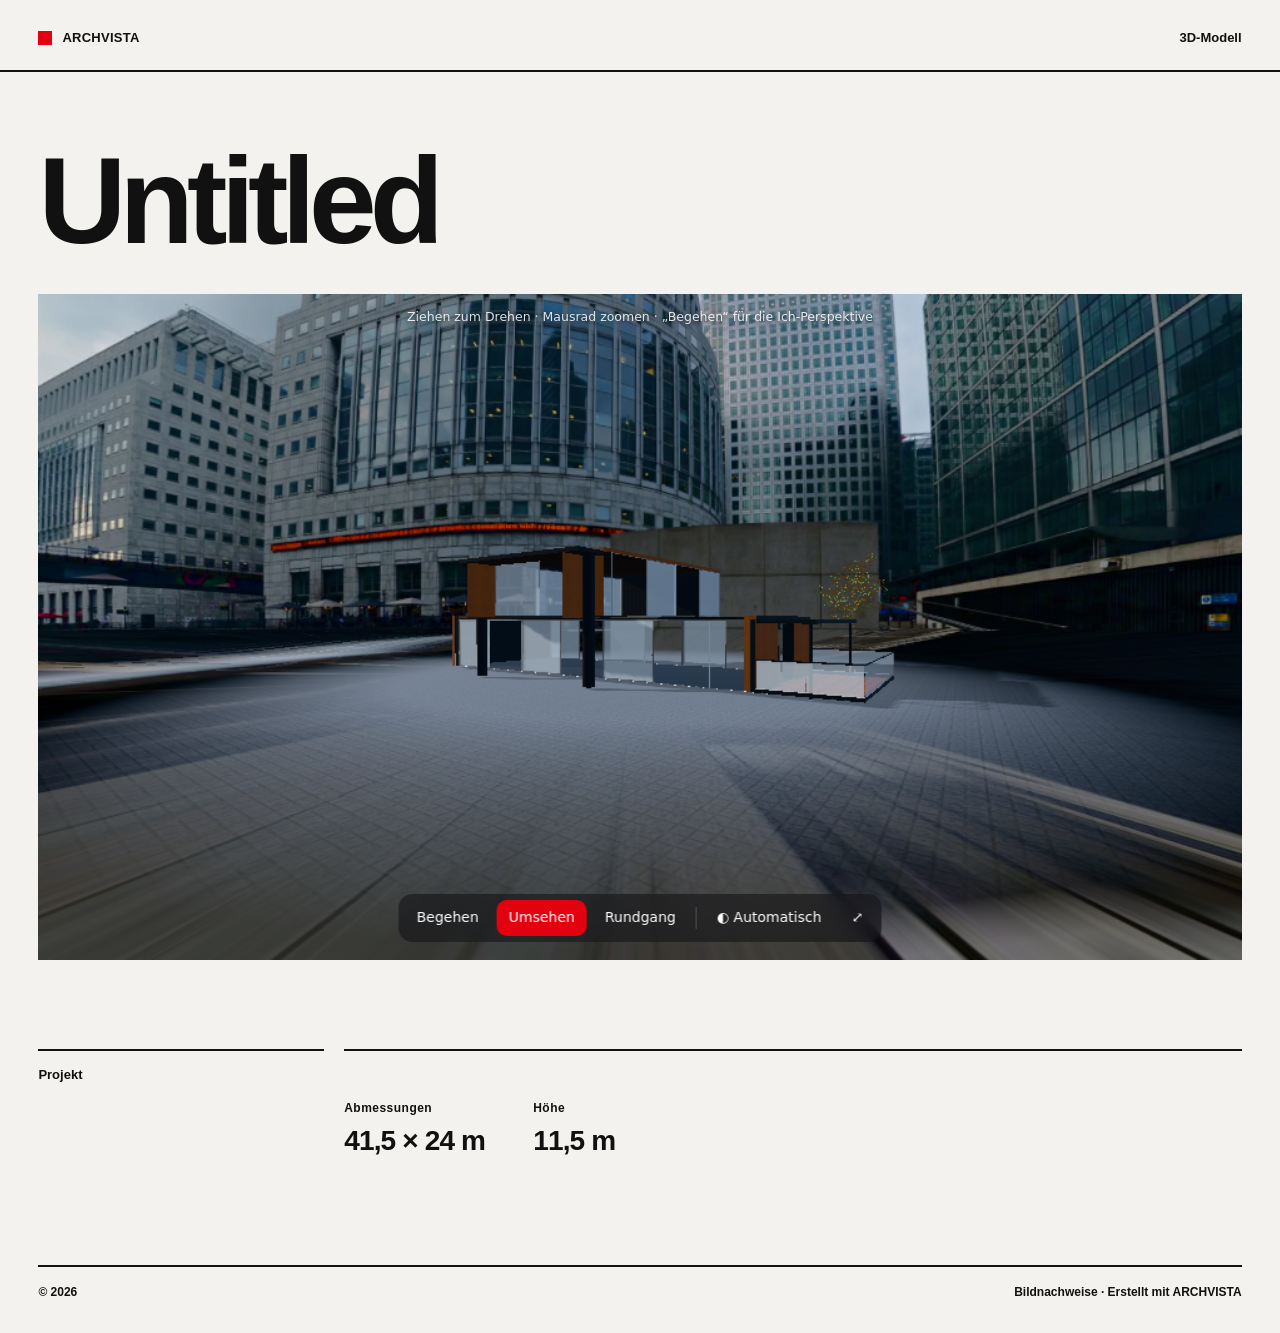
<file: index.html>
<!doctype html>
<html lang="de">
<head>
<meta charset="utf-8">
<meta name="viewport" content="width=device-width, initial-scale=1, viewport-fit=cover">
<title>Untitled</title>
<meta name="description" content="Untitled">
<meta property="og:title" content="Untitled">
<meta name="theme-color" content="#f3f2ee">
<meta name="generator" content="ARCHVISTA">
<meta name="archvista-build" content="1c79c7b973b4">
<link rel="icon" href="assets/favicon.svg" type="image/svg+xml">
<link rel="modulepreload" href="assets/viewer.js">
<style>
*,*::before,*::after{box-sizing:border-box}html{-webkit-text-size-adjust:100%;scroll-behavior:smooth}body{margin:0;--accent:#e3000f;-webkit-font-smoothing:antialiased;text-rendering:optimizeLegibility}
a{color:inherit}p{margin:0 0 1em}p:last-child{margin-bottom:0}
.viewer{position:relative;width:100%;overflow:hidden;background:#15161a}
.viewer [data-archvista]{position:absolute;inset:0}
.facts{display:flex;flex-wrap:wrap;gap:var(--fgap,28px 40px);margin:0;padding:0}.facts div{min-width:0}.facts dt{opacity:.55;font-size:.78em;letter-spacing:.04em}.facts dd{margin:3px 0 0}
.docs{display:grid;gap:28px}.docs h3{margin:0 0 6px;font:inherit}.docs ul{list-style:none;margin:0;padding:0}
.docs a{display:flex;align-items:center;gap:16px;padding:15px 2px;text-decoration:none;border-bottom:1px solid var(--line,rgba(0,0,0,.1));transition:padding .25s,background-color .25s}
.docs a:hover{padding-left:10px;padding-right:10px;background:var(--hover,rgba(0,0,0,.03))}
.docs .ext{flex:none;min-width:44px;text-align:center;font:600 10.5px/1 "Helvetica Neue","Segoe UI Variable Text","Segoe UI",Helvetica,Arial,system-ui,-apple-system,sans-serif;letter-spacing:.08em;padding:6px 7px;border-radius:4px;border:1px solid currentColor;opacity:.75}
.docs .tt{flex:1;min-width:0;overflow:hidden;text-overflow:ellipsis;white-space:nowrap}.docs .sz{opacity:.5;font-size:.85em;white-space:nowrap;font-variant-numeric:tabular-nums}
.docs .dl{flex:none;width:18px;height:18px;opacity:.45;transition:transform .25s,opacity .25s}.docs a:hover .dl{transform:translateY(2px);opacity:1}
.skip{position:absolute;left:-999px}.skip:focus{left:8px;top:8px;z-index:20;background:#fff;color:#000;padding:8px}
.foot{display:flex;justify-content:space-between;flex-wrap:wrap;gap:8px 24px;font-size:12.5px;opacity:.6}.foot a{text-decoration:none}.foot a:hover{text-decoration:underline}
@media (prefers-reduced-motion:reduce){html{scroll-behavior:auto}*{transition:none!important}}

body{font:16px/1.5 "Helvetica Neue","Segoe UI Variable Text","Segoe UI",Helvetica,Arial,system-ui,-apple-system,sans-serif;color:#111;background:#f3f2ee;--line:#111;--hover:rgba(0,0,0,.04)}
.g{display:grid;grid-template-columns:repeat(12,1fr);column-gap:20px;padding:0 clamp(16px,3vw,40px)}
.top{padding-top:28px;padding-bottom:22px;align-items:end;border-bottom:2px solid #111}
.mark{grid-column:span 2;display:flex;gap:10px;align-items:center;font-weight:700;font-size:13px;letter-spacing:.02em}.mark i{width:14px;height:14px;background:var(--accent);display:block}
.top nav{grid-column:7/-1;display:flex;gap:24px;justify-content:flex-end;font-size:13px;font-weight:600}.top nav a{text-decoration:none}
h1{grid-column:1/-1;font:700 clamp(44px,9.5vw,168px)/.88 "Helvetica Neue","Segoe UI Variable Display","Segoe UI",Helvetica,Arial,system-ui,sans-serif;letter-spacing:-.055em;margin:clamp(40px,6vw,80px) 0 clamp(24px,3vw,40px)}
.viewer{grid-column:1/-1;height:min(74svh,860px);min-height:420px}
.lab{grid-column:span 3;font-weight:700;font-size:13px;padding-top:14px;border-top:2px solid #111}
.body{grid-column:4/-1;padding-top:12px;border-top:2px solid #111}
.row{margin-top:clamp(56px,7vw,96px)}
.txt{font-size:21px;line-height:1.45;font-weight:500;max-width:34em;letter-spacing:-.005em}
.facts{margin-top:36px;--fgap:20px 48px}.facts dt{opacity:1;font-weight:700;font-size:12px}.facts dd{font-size:28px;font-weight:700;letter-spacing:-.03em}
.docs{gap:36px}.docs h3{font-weight:700;font-size:13px}.docs a{border-bottom-width:1px}.docs .ext{border:0;background:var(--accent);color:#fff;opacity:1;border-radius:0}
.foot{grid-column:1/-1;margin-top:clamp(64px,8vw,120px);padding:16px 0 32px;border-top:2px solid #111;opacity:1;font-weight:600;font-size:12px}
@media (max-width:820px){.lab,.body{grid-column:1/-1}.lab{border-top:2px solid #111}.body{border-top:0}.top nav{display:none}.mark{grid-column:1/-1}}
</style>
</head>
<body><a class="skip" href="#modell">3D-Modell</a>
<header class="g top"><div class="mark"><i></i>ARCHVISTA</div><nav><a href="#modell">3D-Modell</a></nav></header>
<main class="g"><h1>Untitled</h1><div class="viewer" id="modell" data-av-fullscreen><div data-archvista data-base="assets/" data-lang="de"></div></div>
<div class="lab row" id="projekt">Projekt</div><div class="body row"><dl class="facts"><div><dt>Abmessungen</dt><dd>41,5 × 24 m</dd></div><div><dt>Höhe</dt><dd>11,5 m</dd></div></dl></div>

<footer class="foot"><span>© 2026</span><span><a href="credits.html">Bildnachweise</a> · Erstellt mit ARCHVISTA</span></footer></main><script type="module" src="assets/viewer.js"></script></body></html>
</file>
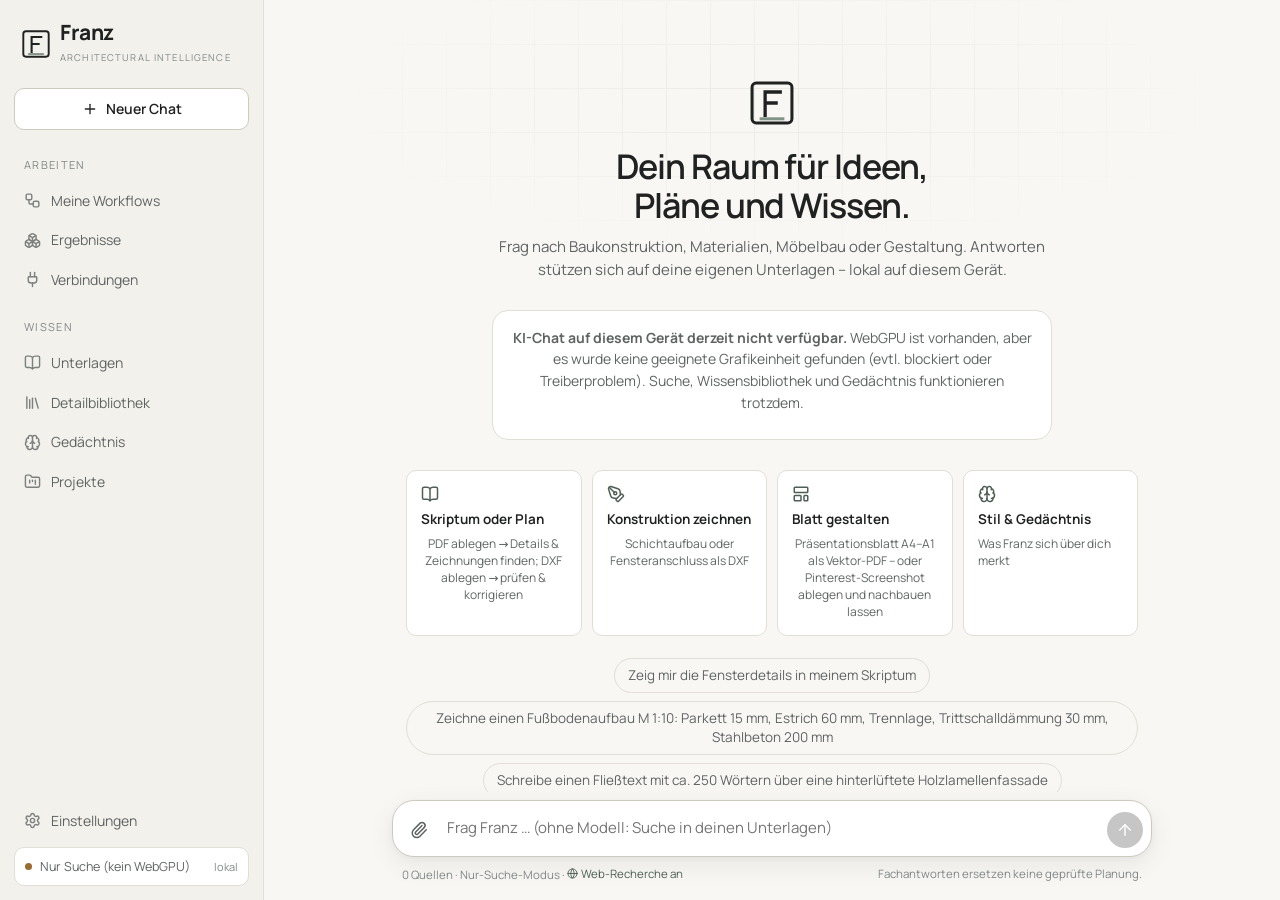
<file: franz/index.html>
<!doctype html>
<html lang="de">
  <head>
    <meta charset="UTF-8" />
    <link rel="icon" type="image/svg+xml" href="./favicon.svg" />
    <meta name="viewport" content="width=device-width, initial-scale=1.0" />
    <meta name="description" content="Franz – lokale Architektur- und Gestaltungs-KI. Deine Unterlagen bleiben auf deinem Gerät." />
    <meta name="theme-color" content="#F8F7F4" />
    <title>Franz</title>
    <script type="module" crossorigin src="./assets/index-U04lEq6g.js"></script>
    <link rel="modulepreload" crossorigin href="./assets/rolldown-runtime-BCiCTKAo.js">
    <link rel="stylesheet" crossorigin href="./assets/index-DgqLELpB.css">
  </head>
  <body>
    <div id="root"></div>
  </body>
</html>
</file>
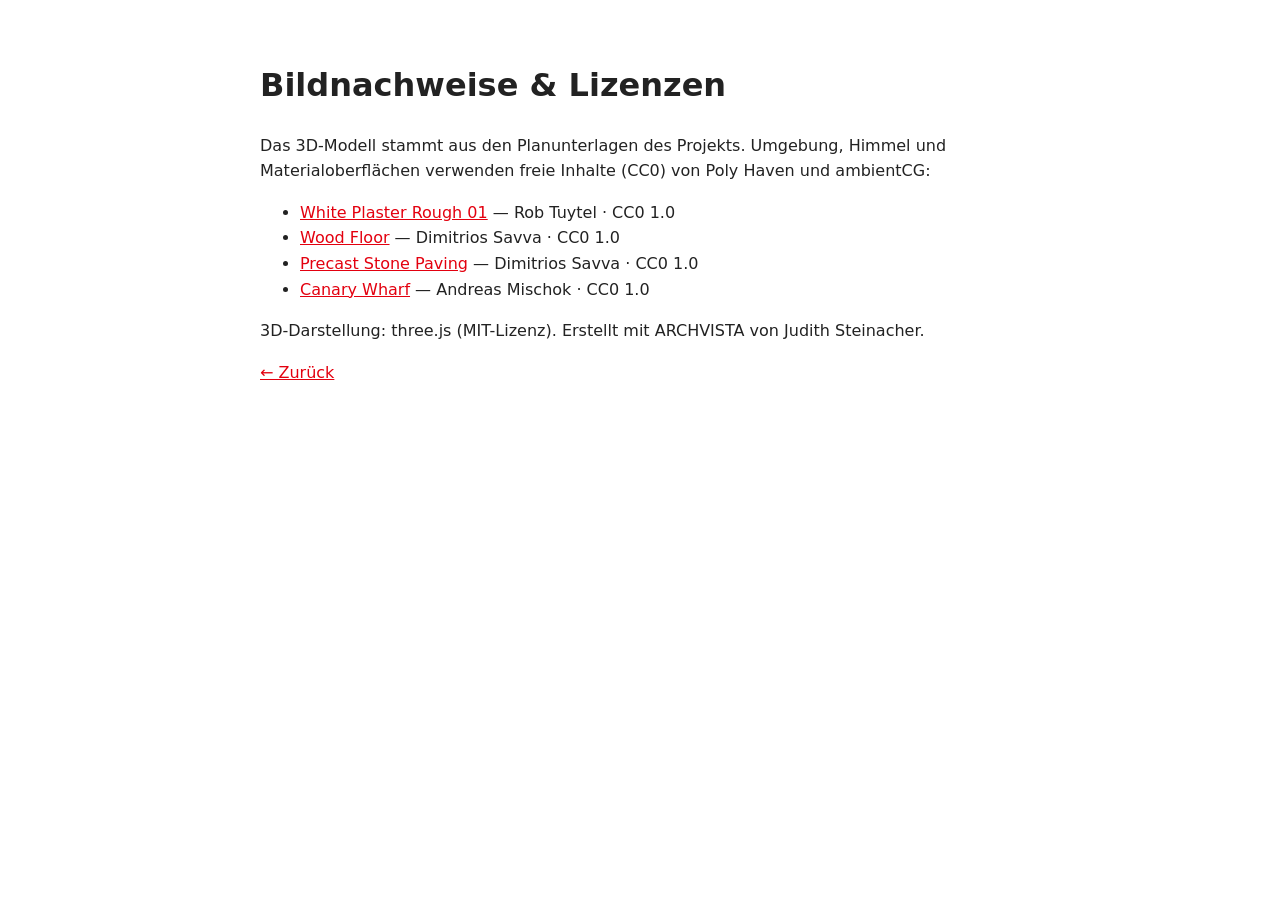
<file: credits.html>
<!doctype html><html lang="de"><meta charset="utf-8"><meta name="viewport" content="width=device-width,initial-scale=1"><title>Bildnachweise – Untitled</title>
<style>body{font:16px/1.6 system-ui,sans-serif;max-width:760px;margin:60px auto;padding:0 24px;color:#222}a{color:#e3000f}</style>
<h1>Bildnachweise & Lizenzen</h1>
<p>Das 3D-Modell stammt aus den Planunterlagen des Projekts.
Umgebung, Himmel und Materialoberflächen verwenden freie Inhalte (CC0) von Poly Haven und ambientCG:</p>
<ul><li><a href="https://polyhaven.com/a/white_plaster_rough_01">White Plaster Rough 01</a> — Rob Tuytel · CC0 1.0</li><li><a href="https://polyhaven.com/a/wood_floor">Wood Floor</a> — Dimitrios Savva · CC0 1.0</li><li><a href="https://polyhaven.com/a/precast_stone_paving">Precast Stone Paving</a> — Dimitrios Savva · CC0 1.0</li><li><a href="https://polyhaven.com/a/canary_wharf">Canary Wharf</a> — Andreas Mischok · CC0 1.0</li></ul>
<p>3D-Darstellung: three.js (MIT-Lizenz). Erstellt mit ARCHVISTA von Judith Steinacher.</p>
<p><a href="index.html">← Zurück</a></p></html>
</file>
<file: franz/assets/index-DgqLELpB.css>
@font-face{font-family:Manrope Variable;font-style:normal;font-display:swap;font-weight:200 800;src:url([data-uri])format("woff2-variations");unicode-range:U+460-52F,U+1C80-1C8A,U+20B4,U+2DE0-2DFF,U+A640-A69F,U+FE2E-FE2F}@font-face{font-family:Manrope Variable;font-style:normal;font-display:swap;font-weight:200 800;src:url(./manrope-cyrillic-wght-normal-Dvxsihut.woff2)format("woff2-variations");unicode-range:U+301,U+400-45F,U+490-491,U+4B0-4B1,U+2116}@font-face{font-family:Manrope Variable;font-style:normal;font-display:swap;font-weight:200 800;src:url(./manrope-greek-wght-normal-DL7QRZyv.woff2)format("woff2-variations");unicode-range:U+370-377,U+37A-37F,U+384-38A,U+38C,U+38E-3A1,U+3A3-3FF}@font-face{font-family:Manrope Variable;font-style:normal;font-display:swap;font-weight:200 800;src:url(./manrope-vietnamese-wght-normal-usUDDRr7.woff2)format("woff2-variations");unicode-range:U+102-103,U+110-111,U+128-129,U+168-169,U+1A0-1A1,U+1AF-1B0,U+300-301,U+303-304,U+308-309,U+323,U+329,U+1EA0-1EF9,U+20AB}@font-face{font-family:Manrope Variable;font-style:normal;font-display:swap;font-weight:200 800;src:url(./manrope-latin-ext-wght-normal-Ch3YOpNY.woff2)format("woff2-variations");unicode-range:U+100-2BA,U+2BD-2C5,U+2C7-2CC,U+2CE-2D7,U+2DD-2FF,U+304,U+308,U+329,U+1D00-1DBF,U+1E00-1E9F,U+1EF2-1EFF,U+2020,U+20A0-20AB,U+20AD-20C0,U+2113,U+2C60-2C7F,U+A720-A7FF}@font-face{font-family:Manrope Variable;font-style:normal;font-display:swap;font-weight:200 800;src:url(./manrope-latin-wght-normal-DHIcAJRg.woff2)format("woff2-variations");unicode-range:U+??,U+131,U+152-153,U+2BB-2BC,U+2C6,U+2DA,U+2DC,U+304,U+308,U+329,U+2000-206F,U+20AC,U+2122,U+2191,U+2193,U+2212,U+2215,U+FEFF,U+FFFD}:root{--c-paper:#f8f7f4;--c-ink:#202221;--c-grey:#818786;--c-sand:#eae5dd;--c-sage:#819487;--bg:var(--c-paper);--bg-raised:#fff;--bg-sunken:#f1efea;--bg-sidebar:#f3f1ec;--text:var(--c-ink);--text-muted:#5f6463;--text-faint:var(--c-grey);--line:#e2ded6;--line-strong:#cfcac0;--accent:var(--c-sage);--accent-ink:#4f5f55;--accent-soft:#e6ebe7;--warn:#9a6b2f;--warn-soft:#f5ecdf;--danger:#9b3b33;--danger-soft:#f6e3e1;--font-sans:"Manrope Variable", "Manrope", "Inter", system-ui, sans-serif;--font-mono:ui-monospace, "SF Mono", Menlo, Consolas, monospace;--r-sm:6px;--r-md:10px;--r-lg:16px;--shadow-1:0 1px 2px #2022210a, 0 1px 1px #20222108;--shadow-2:0 8px 28px #20222112, 0 2px 6px #2022210a;--ease:cubic-bezier(.2, .7, .2, 1);--lightningcss-light:initial;--lightningcss-dark: ;color-scheme:light}:root[data-font=century]{--font-sans:"Century Gothic", "CenturyGothic", "Avant Garde", "Manrope Variable", sans-serif}@media (prefers-color-scheme:dark){:root:not([data-theme=light]){--bg:#1a1c1b;--bg-raised:#222524;--bg-sunken:#161817;--bg-sidebar:#1e2120;--text:#ecebe7;--text-muted:#b3b7b5;--text-faint:#8e9391;--line:#2f3331;--line-strong:#3d4240;--accent-ink:#a9bbaf;--accent-soft:#29312c;--warn:#d9a866;--warn-soft:#33291c;--danger:#e08d84;--danger-soft:#3a2422;--shadow-2:0 8px 28px #00000059;--lightningcss-light: ;--lightningcss-dark:initial;color-scheme:dark}}:root[data-theme=dark]{--bg:#1a1c1b;--bg-raised:#222524;--bg-sunken:#161817;--bg-sidebar:#1e2120;--text:#ecebe7;--text-muted:#b3b7b5;--text-faint:#8e9391;--line:#2f3331;--line-strong:#3d4240;--accent-ink:#a9bbaf;--accent-soft:#29312c;--warn:#d9a866;--warn-soft:#33291c;--danger:#e08d84;--danger-soft:#3a2422;--shadow-2:0 8px 28px #00000059;--lightningcss-light: ;--lightningcss-dark:initial;color-scheme:dark}*,:before,:after{box-sizing:border-box}html,body,#root{height:100%}body{background:var(--bg);color:var(--text);font-family:var(--font-sans);-webkit-font-smoothing:antialiased;font-feature-settings:"ss01", "cv11";margin:0;font-size:15px;line-height:1.55}button,input,textarea,select{font:inherit;color:inherit}a{color:inherit}:focus-visible{outline:2px solid var(--accent);outline-offset:2px;border-radius:4px}.sr-only{clip:rect(0 0 0 0);white-space:nowrap;width:1px;height:1px;position:absolute;overflow:hidden}.shell{grid-template-columns:264px 1fr;height:100%;display:grid}.sidebar{background:var(--bg-sidebar);border-right:1px solid var(--line);flex-direction:column;gap:4px;padding:20px 14px 14px;display:flex;overflow-y:auto}.wordmark{align-items:center;gap:10px;padding:2px 8px 18px;text-decoration:none;display:flex}.wordmark-text{letter-spacing:-.02em;font-size:21px;line-height:1}.wordmark-text b{font-weight:750}.wordmark-text span{color:var(--text-muted);font-weight:300}.wordmark-sub{white-space:nowrap;letter-spacing:.12em;text-transform:uppercase;color:var(--text-faint);margin-top:5px;font-size:9.5px}.nav-section{letter-spacing:.12em;text-transform:uppercase;color:var(--text-faint);padding:16px 10px 6px;font-size:11px}.nav-link{border-radius:var(--r-sm);color:var(--text-muted);text-align:left;cursor:pointer;width:100%;transition:background .15s var(--ease), color .15s var(--ease);background:0 0;border:0;align-items:center;gap:10px;padding:7px 10px;font-size:14px;text-decoration:none;display:flex}.nav-link:hover{background:var(--bg-sunken);color:var(--text)}.nav-link.active{background:var(--bg-raised);color:var(--text);box-shadow:var(--shadow-1)}.nav-link svg{opacity:.8;flex:none}.nav-link .soon{letter-spacing:.06em;color:var(--text-faint);text-transform:uppercase;margin-left:auto;font-size:10px}.new-chat{border-radius:var(--r-md);border:1px solid var(--line-strong);background:var(--bg-raised);cursor:pointer;justify-content:center;align-items:center;gap:8px;margin-bottom:6px;padding:9px 12px;font-size:14px;font-weight:600;transition:border-color .15s,box-shadow .15s;display:flex}.new-chat:hover{border-color:var(--c-ink);box-shadow:var(--shadow-1)}.chat-list{flex-direction:column;gap:1px;display:flex}.chat-item{align-items:center;gap:6px;display:flex}.chat-item .nav-link{white-space:nowrap;text-overflow:ellipsis;flex:1;min-width:0;display:block;overflow:hidden}.chat-item .del{opacity:0;cursor:pointer;color:var(--text-faint);background:0 0;border:0;padding:4px}.chat-item:hover .del,.chat-item .del:focus-visible{opacity:1}.sidebar-footer{margin-top:auto;padding-top:14px}.model-pill{color:var(--text-muted);border-radius:var(--r-md);background:var(--bg-raised);border:1px solid var(--line);align-items:center;gap:8px;padding:9px 10px;font-size:12.5px;text-decoration:none;display:flex}.dot{background:var(--text-faint);border-radius:50%;flex:none;width:7px;height:7px}.dot.ok{background:var(--accent)}.dot.warn{background:var(--warn)}.dot.busy{background:var(--accent);animation:1.2s infinite pulse}@keyframes pulse{50%{opacity:.3}}.main{flex-direction:column;min-width:0;height:100%;display:flex;overflow:hidden}.mobile-bar{display:none}.page{height:100%;overflow-y:auto}.page-inner{max-width:1040px;margin:0 auto;padding:48px 40px 80px}.page-head{border-bottom:1px solid var(--line);justify-content:space-between;align-items:flex-end;gap:24px;margin-bottom:28px;padding-bottom:20px;display:flex}.eyebrow{letter-spacing:.14em;text-transform:uppercase;color:var(--text-faint);margin:0 0 8px;font-size:11px}h1{letter-spacing:-.025em;margin:0;font-size:30px;font-weight:650;line-height:1.15}h2{letter-spacing:-.01em;margin:0 0 12px;font-size:17px;font-weight:650}.lede{color:var(--text-muted);max-width:62ch;margin:8px 0 0}.muted{color:var(--text-muted)}.faint{color:var(--text-faint);font-size:13px}.btn{border-radius:var(--r-md);border:1px solid var(--line-strong);background:var(--bg-raised);cursor:pointer;white-space:nowrap;align-items:center;gap:7px;padding:8px 14px;font-size:14px;font-weight:550;transition:border-color .15s,background .15s,box-shadow .15s;display:inline-flex}.btn:hover:not(:disabled){border-color:var(--text)}.btn:disabled{opacity:.45;cursor:not-allowed}.btn.primary{background:var(--c-ink);border-color:var(--c-ink);color:#f8f7f4}:root[data-theme=dark] .btn.primary{color:#1a1c1b;background:#ecebe7;border-color:#ecebe7}@media (prefers-color-scheme:dark){:root:not([data-theme=light]) .btn.primary{color:#1a1c1b;background:#ecebe7;border-color:#ecebe7}}.btn.ghost{background:0 0;border-color:#0000}.btn.ghost:hover:not(:disabled){background:var(--bg-sunken);border-color:#0000}.btn.danger{color:var(--danger)}.btn.sm{padding:5px 10px;font-size:13px}.input,.select{border:1px solid var(--line-strong);border-radius:var(--r-md);background:var(--bg-raised);width:100%;padding:9px 12px;transition:border-color .15s}.input:focus,.select:focus{border-color:var(--text);outline:none}.card{background:var(--bg-raised);border:1px solid var(--line);border-radius:var(--r-lg);padding:20px}.grid-2{grid-template-columns:1fr 1fr;gap:16px;display:grid}.stack{flex-direction:column;gap:12px;display:flex}.row{flex-wrap:wrap;align-items:center;gap:10px;display:flex}.tag{background:var(--bg-sunken);color:var(--text-muted);border:1px solid var(--line);border-radius:999px;align-items:center;gap:4px;padding:2px 8px;font-size:11.5px;display:inline-flex}.tag.sage{background:var(--accent-soft);color:var(--accent-ink);border-color:#0000}.tag.warn{background:var(--warn-soft);color:var(--warn);border-color:#0000}.tag.danger{background:var(--danger-soft);color:var(--danger);border-color:#0000}.notice{border-radius:var(--r-md);background:var(--bg-sunken);border:1px solid var(--line);color:var(--text-muted);align-items:flex-start;gap:12px;padding:14px 16px;font-size:14px;display:flex}.notice.warn{background:var(--warn-soft);color:var(--text);border-color:#0000}.notice svg{flex:none;margin-top:2px}.progress{background:var(--bg-sunken);border-radius:99px;height:4px;overflow:hidden}.progress>div{background:var(--accent);height:100%;transition:width .2s var(--ease)}.list{border:1px solid var(--line);border-radius:var(--r-lg);background:var(--bg-raised);overflow:hidden}.list-row{border-top:1px solid var(--line);grid-template-columns:1fr auto;align-items:center;gap:16px;padding:14px 18px;display:grid}.list-row:first-child{border-top:0}.list-row.dim{opacity:.55}.list-title{text-overflow:ellipsis;white-space:nowrap;font-size:14.5px;font-weight:600;overflow:hidden}.list-meta{color:var(--text-faint);flex-wrap:wrap;align-items:center;gap:10px;margin-top:3px;font-size:12.5px;display:flex}.empty{text-align:center;color:var(--text-muted);padding:56px 24px}.empty svg{color:var(--text-faint);margin-bottom:10px}.dropzone{border:1.5px dashed var(--line-strong);border-radius:var(--r-lg);text-align:center;background:var(--bg-raised);padding:28px;transition:border-color .15s,background .15s}.dropzone.over{border-color:var(--accent);background:var(--accent-soft)}@media (max-width:860px){.shell{grid-template-columns:1fr}.sidebar{z-index:30;width:280px;transition:transform .22s var(--ease);box-shadow:var(--shadow-2);position:fixed;inset:0 auto 0 0;transform:translate(-100%)}.sidebar.open{transform:none}.backdrop{z-index:20;background:#20222147;position:fixed;inset:0}.mobile-bar{border-bottom:1px solid var(--line);align-items:center;gap:10px;padding:10px 16px;display:flex}.page-inner{padding:28px 16px 64px}.grid-2{grid-template-columns:1fr}.page-head{flex-direction:column;align-items:flex-start}}.kv{grid-template-columns:180px 1fr;gap:8px 16px;margin:0;font-size:14px;display:grid}.kv dt{color:var(--text-faint)}.kv dd{margin:0}.model-choices{grid-template-columns:1fr 1fr;gap:12px;display:grid}.model-choice{border:1px solid var(--line);border-radius:var(--r-md);cursor:pointer;align-items:flex-start;gap:12px;padding:14px 16px;transition:border-color .15s,background .15s;display:flex}.model-choice.on{border-color:var(--accent);background:var(--accent-soft)}.model-choice input{accent-color:var(--accent);margin-top:4px}@media (max-width:860px){.model-choices,.kv{grid-template-columns:1fr}}.chat{flex-direction:column;height:100%;display:flex;position:relative}.chat-scroll{flex:1;overflow-y:auto}.drop-overlay{border:1.5px dashed var(--accent);background:color-mix(in srgb, var(--accent-soft) 85%, transparent);border-radius:var(--r-lg);z-index:5;pointer-events:none;place-items:center;font-weight:600;display:grid;position:absolute;inset:12px}.chat-hero{text-align:center;max-width:780px;margin:0 auto;padding:9vh 24px 32px;position:relative}.chat-hero:before{content:"";background:linear-gradient(var(--line) 1px, transparent 1px) 0 0 / 44px 44px, linear-gradient(90deg, var(--line) 1px, transparent 1px) 0 0 / 44px 44px;opacity:.55;pointer-events:none;z-index:-1;height:340px;position:absolute;inset:0 -20% auto;-webkit-mask-image:radial-gradient(55% 60% at 50% 30%,#000 0%,#0000 75%);mask-image:radial-gradient(55% 60% at 50% 30%,#000 0%,#0000 75%)}.chat-scroll{isolation:isolate}.tool-cards{text-align:left;grid-template-columns:repeat(4,1fr);gap:10px;margin-top:30px;display:grid}.tool-card{border:1px solid var(--line);border-radius:var(--r-md);background:var(--bg-raised);flex-direction:column;gap:6px;padding:14px 14px 15px;text-decoration:none;transition:border-color .15s,box-shadow .15s,transform .15s;display:flex}.tool-card svg{color:var(--accent-ink)}.tool-card strong{font-size:13.5px;font-weight:650}.tool-card span{color:var(--text-muted);font-size:12px;line-height:1.4}.tool-card:hover{border-color:var(--line-strong);box-shadow:var(--shadow-2);transform:translateY(-1px)}.chat-hero-mark{color:var(--text);margin-bottom:22px;display:inline-flex}.chat-hero-title{letter-spacing:-.03em;max-width:18ch;margin:0 auto;font-size:34px;font-weight:600}.model-banner{border:1px solid var(--line);border-radius:var(--r-lg);background:var(--bg-raised);max-width:560px;color:var(--text-muted);margin:28px auto 0;padding:16px 18px;font-size:14px}.model-banner p{margin:0 0 10px}.suggestions{flex-wrap:wrap;justify-content:center;gap:8px;margin-top:22px;display:flex}.suggestion{border:1px solid var(--line);cursor:pointer;color:var(--text-muted);background:0 0;border-radius:999px;padding:7px 13px;font-size:13.5px;line-height:1.4;transition:border-color .15s,color .15s,background .15s}.suggestion:hover{border-color:var(--line-strong);background:var(--bg-raised);color:var(--text)}.messages{flex-direction:column;gap:28px;max-width:760px;margin:0 auto;padding:36px 24px 24px;display:flex}.msg{gap:14px;display:flex}.msg.user{justify-content:flex-end}.msg.user .msg-body{background:var(--c-sand);color:var(--c-ink);border-radius:18px 18px 4px;max-width:80%;padding:10px 16px}:root[data-theme=dark] .msg.user .msg-body{color:var(--text);background:#2d302e}@media (prefers-color-scheme:dark){:root:not([data-theme=light]) .msg.user .msg-body{color:var(--text);background:#2d302e}}.msg.user .prose p{margin:0}.msg-avatar{width:30px;height:30px;color:var(--text);flex:none;place-items:center;margin-top:2px;display:grid}.msg.assistant .msg-body{flex:1;min-width:0}.badge{letter-spacing:.03em;color:var(--text-faint);align-items:center;gap:5px;margin-bottom:6px;font-size:11px;display:inline-flex}.badge.err{color:var(--danger)}.prose{font-size:15px;line-height:1.65}.prose p{margin:0 0 12px}.prose p:last-child{margin-bottom:0}.prose ul,.prose ol{margin:0 0 12px;padding-left:22px}.prose li{margin:3px 0}.prose h4{margin:18px 0 6px;font-size:15px}.prose blockquote{border-left:2px solid var(--line-strong);color:var(--text-muted);margin:0 0 12px;padding:2px 0 2px 14px;font-size:14px}.prose code{font-family:var(--font-mono);background:var(--bg-sunken);border-radius:4px;padding:1px 5px;font-size:13px}.cite-ref{background:var(--accent-soft);min-width:17px;height:17px;color:var(--accent-ink);cursor:pointer;vertical-align:2px;border:0;border-radius:4px;place-items:center;margin:0 1px;padding:0 4px;font-size:10.5px;font-weight:700;display:inline-grid}.cites{flex-wrap:wrap;gap:6px;margin-top:14px;display:flex}.cite-chip{border:1px solid var(--line);background:var(--bg-raised);cursor:pointer;max-width:300px;color:var(--text-muted);border-radius:999px;align-items:center;gap:7px;padding:4px 10px 4px 4px;font-size:12.5px;transition:border-color .15s;display:inline-flex}.cite-chip:hover,.cite-chip.on{border-color:var(--accent);color:var(--text)}.cite-chip .n{background:var(--accent-soft);width:19px;height:19px;color:var(--accent-ink);border-radius:50%;flex:none;place-items:center;font-size:10.5px;font-weight:700;display:grid}.cite-chip .name{text-overflow:ellipsis;white-space:nowrap;overflow:hidden}.cite-chip .pg{color:var(--text-faint);flex:none}.cite-preview{border-radius:var(--r-md);background:var(--bg-sunken);border:1px solid var(--line);margin-top:10px;padding:12px 14px}.cite-preview p{color:var(--text-muted);white-space:pre-wrap;margin:6px 0 0;font-size:13.5px}.typing{gap:4px;padding:6px 0;display:inline-flex}.typing i{background:var(--text-faint);border-radius:50%;width:6px;height:6px;animation:1s infinite pulse}.typing i:nth-child(2){animation-delay:.15s}.typing i:nth-child(3){animation-delay:.3s}.composer-wrap{width:100%;max-width:808px;margin:0 auto;padding:8px 24px 16px}.composer-status{color:var(--text-muted);white-space:nowrap;text-overflow:ellipsis;padding:0 6px 8px;font-size:12.5px;overflow:hidden}.linkish{cursor:pointer;color:var(--text);background:0 0;border:0;padding:0;text-decoration:underline}.composer{border:1px solid var(--line-strong);background:var(--bg-raised);box-shadow:var(--shadow-2);border-radius:22px;align-items:flex-end;gap:6px;padding:8px;transition:border-color .15s;display:flex}.composer:focus-within{border-color:var(--text-faint)}.composer textarea{resize:none;background:0 0;border:0;outline:none;flex:1;max-height:200px;padding:8px 4px;line-height:1.5}.icon-btn{color:var(--text-muted);cursor:pointer;background:0 0;border:0;border-radius:50%;flex:none;place-items:center;width:36px;height:36px;display:grid}.icon-btn:hover{background:var(--bg-sunken);color:var(--text)}.send{background:var(--c-ink);color:#f8f7f4;cursor:pointer;border:0;border-radius:50%;flex:none;place-items:center;width:36px;height:36px;transition:opacity .15s;display:grid}.send:disabled{opacity:.25;cursor:default}:root[data-theme=dark] .send{color:#1a1c1b;background:#ecebe7}@media (prefers-color-scheme:dark){:root:not([data-theme=light]) .send{color:#1a1c1b;background:#ecebe7}}.composer-foot{color:var(--text-faint);justify-content:space-between;gap:12px;padding:8px 10px 0;font-size:11.5px;display:flex}.import-log{max-height:220px;margin:10px 0 0;padding-left:18px;font-size:12.5px;overflow:auto}@media (max-width:860px){.tool-cards{grid-template-columns:1fr 1fr}.chat-hero{padding-top:6vh}.chat-hero-title{font-size:27px}.composer-wrap{padding:8px 12px 12px}.composer-foot span:last-child{display:none}}.feedback{opacity:.75;gap:4px;margin-top:10px;font-size:12px;transition:opacity .15s;display:flex}.msg:hover .feedback{opacity:1}.fb-btn{color:var(--text-faint);cursor:pointer;background:0 0;border:0;border-radius:6px;align-items:center;gap:5px;padding:4px 7px;font-size:12px;display:inline-flex}.fb-btn:hover{background:var(--bg-sunken);color:var(--text)}.correction{flex-direction:column;gap:8px;margin-top:12px;display:flex}.inline-link{color:var(--accent-ink);text-underline-offset:3px;text-decoration:underline}.web-toggle{color:var(--text-faint);cursor:pointer;background:0 0;border:0;align-items:center;gap:3px;padding:0;font-size:11.5px;display:inline-flex}.web-toggle.on{color:var(--accent-ink)}.fig-cards{grid-template-columns:repeat(auto-fill,minmax(170px,1fr));gap:10px;margin-top:12px;display:grid}.fig-card{text-align:left;border:1px solid var(--line);border-radius:var(--r-md);background:var(--bg-raised,var(--bg));cursor:pointer;color:inherit;font:inherit;flex-direction:column;padding:0;display:flex;overflow:hidden}.fig-card:hover{border-color:var(--text-faint)}.fig-card img,.fig-placeholder{object-fit:contain;border-bottom:1px solid var(--line);background:#fff;width:100%;height:130px;display:block}.fig-placeholder{color:var(--text-faint);background:var(--bg-sunken);place-items:center;font-size:12px;display:grid}.fig-meta{flex-direction:column;gap:2px;padding:8px 10px 10px;font-size:12.5px;display:flex}.fig-meta .faint{text-overflow:ellipsis;white-space:nowrap;overflow:hidden}.page-viewer{z-index:60;background:#1412108c;place-items:center;padding:16px;display:grid;position:fixed;inset:0}.page-viewer-inner{background:var(--bg);border-radius:var(--r-md);flex-direction:column;gap:10px;width:min(860px,100%);max-height:calc(100vh - 32px);padding:14px;display:flex;overflow:auto}.pv-stage{align-self:center;max-width:100%;position:relative}.pv-stage .page-canvas{border:1px solid var(--line);background:#fff;max-width:100%;height:auto;display:block}.fig-facts{font-size:13px}.answer-actions{flex-wrap:wrap;gap:2px;margin-top:8px;display:flex}.model-inline{border-radius:var(--r-md);background:var(--bg-sunken);flex-wrap:wrap;align-items:center;gap:10px;margin-top:10px;padding:10px 12px;font-size:13px;display:flex}.cad-card{border:1px solid var(--line);border-radius:var(--r-md);background:var(--bg-raised);flex-direction:column;gap:8px;margin-top:12px;padding:10px;display:flex}.cad-card svg{color:#1d1b19;background:#fff;border-radius:6px;width:100%;height:auto;max-height:360px}.layout-preview svg{background:#fff;border-radius:6px;width:100%;height:auto;max-height:460px;display:block;box-shadow:0 1px 3px #0000001f}.answer-cta{gap:8px;margin-top:10px;display:flex}.model-card .model-view svg{background:#fbfaf7;border-radius:8px;width:100%;max-height:340px;display:block}.chat-thumb{max-width:220px;margin:4px 0 0}.chat-thumb img{border:1px solid var(--line,#ddd);border-radius:8px;max-width:100%;max-height:260px;display:block}.chat-thumb figcaption{margin-top:4px;font-size:12px}.wf-row{text-decoration:none;transition:background .15s}.wf-row:hover{background:var(--bg-sunken)}.chain{flex-wrap:wrap;align-items:center;gap:4px;display:inline-flex}.chain .arrow{color:var(--text-faint);margin:0 4px}.chip .x{cursor:pointer;color:var(--text-faint);background:0 0;border:0;padding:0 0 0 4px;font-size:14px}.title-input.big{letter-spacing:-.02em;width:100%;max-width:640px;margin-left:-6px;padding:2px 6px;font-size:28px;font-weight:650}.steps,.run-steps{flex-direction:column;gap:10px;margin:0;padding:0;list-style:none;display:flex;position:relative}.step,.run-step{border:1px solid var(--line);border-radius:var(--r-lg);background:var(--bg-raised);grid-template-columns:32px 1fr auto;gap:14px;padding:14px 16px;display:grid}.run-step{grid-template-columns:32px 1fr}.step.bad{border-color:color-mix(in srgb, var(--danger) 45%, var(--line))}.run-step.done{background:var(--bg)}.run-step.blocked,.run-step.awaiting_approval{border-color:color-mix(in srgb, var(--warn) 50%, var(--line));box-shadow:var(--shadow-1)}.run-step.failed{border-color:color-mix(in srgb, var(--danger) 50%, var(--line))}.step-num{border:1.5px solid var(--line-strong);width:28px;height:28px;color:var(--text-muted);background:var(--bg);border-radius:50%;place-items:center;font-size:12.5px;font-weight:650;display:grid}.run-step.done .step-num{background:var(--accent);border-color:var(--accent);color:#fff}.step-body{flex-direction:column;gap:8px;min-width:0;font-size:13.5px;display:flex}.step-name{max-width:420px;font-weight:600}.step-tools{flex-direction:column;gap:2px;display:flex}.faint.err,.step-error{color:var(--danger)}.step-error{margin:0;font-size:13px}.decision{border-radius:var(--r-md);background:var(--warn-soft);flex-direction:column;gap:8px;padding:10px 12px;display:flex}.assets{flex-direction:column;gap:6px;margin:4px 0 0;padding:0;list-style:none;display:flex}.assets li{flex-wrap:wrap;align-items:center;gap:8px;display:flex}.asset-name{font-weight:550}.asset-text{white-space:pre-wrap;background:var(--bg-sunken);border-radius:var(--r-sm);width:100%;max-height:260px;margin:0;padding:10px;font-size:12.5px;overflow:auto}.run-log{max-height:260px;font-size:12.5px;overflow:auto}.conn-grid{grid-template-columns:repeat(auto-fill,minmax(280px,1fr));gap:12px;display:grid}.conn-card{border:1px solid var(--line);border-radius:var(--r-lg);background:var(--bg-raised);flex-direction:column;gap:6px;padding:14px 16px;font-size:13px;display:flex}.conn-desc{color:var(--text-muted);margin:2px 0}.detail-bar{flex-wrap:nowrap}.detail-request{flex:1;min-width:200px;padding:7px 12px;font-size:14px}.detail-body{grid-template-columns:360px 1fr 340px}.detail-params{border-left:0;border-right:1px solid var(--line)}.layer-table{counter-reset:lay;flex-direction:column;gap:6px;margin:0;padding:0;list-style:none;display:flex}.layer-table li{border:1px solid var(--line);border-radius:var(--r-sm);background:var(--bg-raised);grid-template-columns:76px 1fr auto;align-items:center;gap:4px;padding:8px;display:grid}.layer-table li>select:first-child,.layer-table li .src{grid-column:1/-1}.layer-table .num{text-align:right}.ev.assumption{color:var(--warn)}.ev.user_confirmed,.ev.verified_source{color:var(--accent-ink)}.source-card{border:1px solid var(--line);border-radius:var(--r-md);background:var(--bg-raised);padding:10px 12px;font-size:12.5px}.source-card p{color:var(--text-muted);margin:6px 0}@media (max-width:1100px){.detail-body{grid-template-rows:auto minmax(360px,55vh) auto;grid-template-columns:1fr}}.ref-list{flex-direction:column;gap:10px;display:flex}.ref-card{border:1px solid var(--line);border-radius:var(--r-lg);background:var(--bg-raised);overflow:hidden}.ref-head{text-align:left;cursor:pointer;background:0 0;border:0;grid-template-columns:140px 1fr;align-items:center;gap:14px;width:100%;padding:10px 14px;display:grid}.ref-head svg{aspect-ratio:4/3;background:var(--bg-sunken);border-radius:var(--r-sm);width:140px;color:var(--text)}.ref-body{flex-direction:column;gap:10px;padding:4px 16px 16px;font-size:13px;display:flex}.ref-table{border-collapse:collapse;width:100%;font-size:12.5px}.ref-table th,.ref-table td{text-align:left;border-bottom:1px solid var(--line);vertical-align:middle;padding:5px 6px}.ref-table th{color:var(--text-faint);font-size:11.5px;font-weight:600}.ref-banner{border-radius:var(--r-md);background:var(--accent-soft);flex-wrap:wrap;align-items:center;gap:10px;margin:8px 16px 0;padding:9px 12px;font-size:13px;display:flex}
</file>
